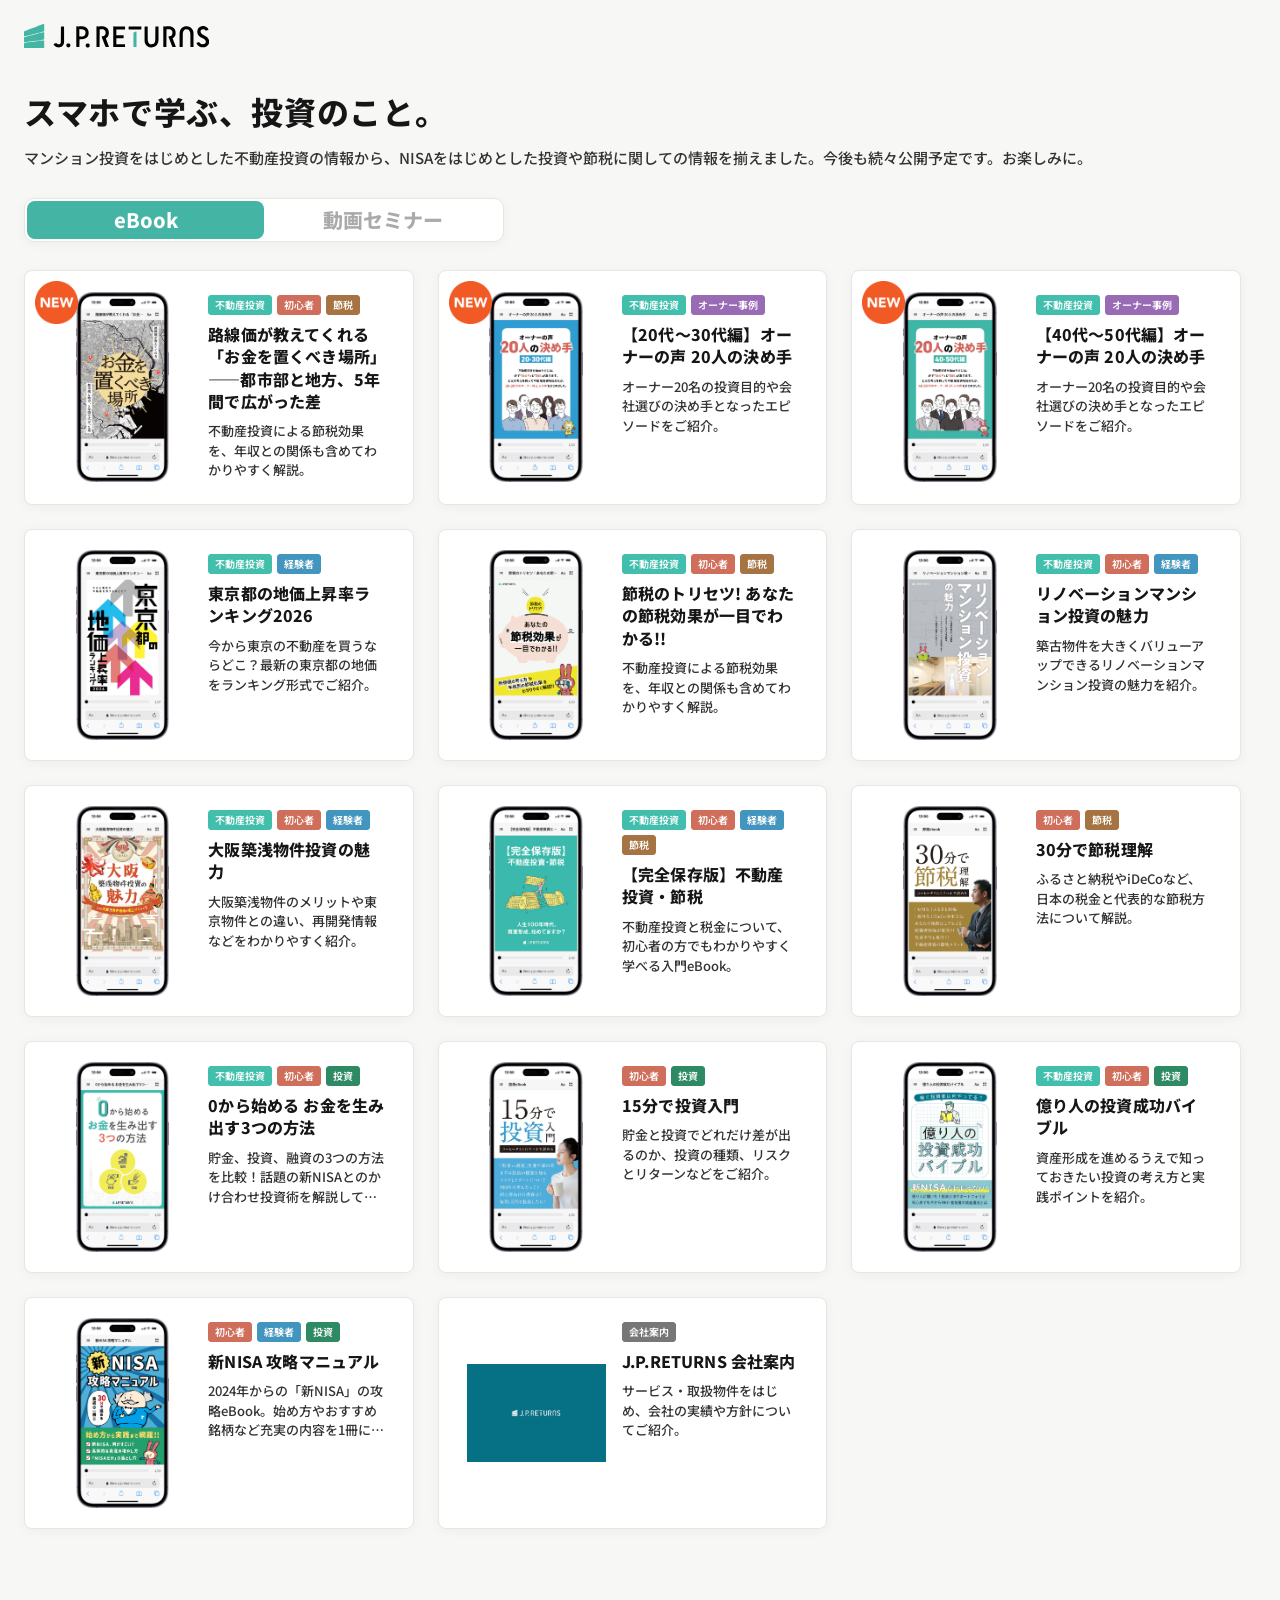
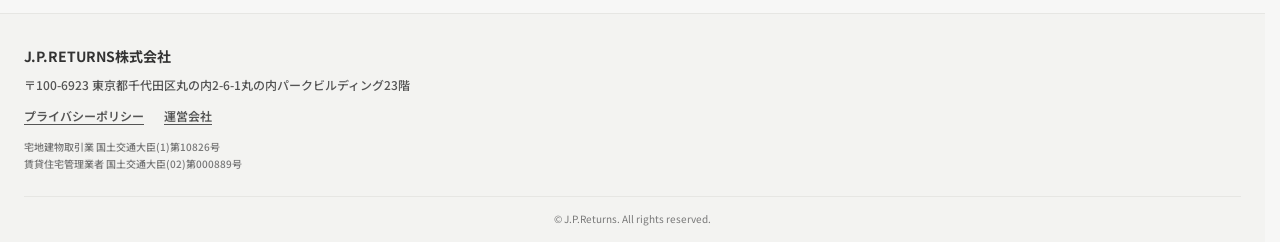
<file: index.html>
<!doctype html>
<html lang="ja">

<head>
    <!-- Google Tag Manager -->
    <script>
        (function (w, d, s, l, i) {
            w[l] = w[l] || []; w[l].push({
                'gtm.start':
                    new Date().getTime(), event: 'gtm.js'
            }); var f = d.getElementsByTagName(s)[0],
                j = d.createElement(s), dl = l != 'dataLayer' ? '&l=' + l : ''; j.async = true; j.src =
                    'https://www.googletagmanager.com/gtm.js?id=' + i + dl; f.parentNode.insertBefore(j, f);
        })(window, document, 'script', 'dataLayer', 'GTM-KVNFDHW3');
    </script>
    <!-- End Google Tag Manager -->
    <meta charset="utf-8">
    <meta name="viewport" content="width=device-width,initial-scale=1">
    <meta name="description" content="投資用マンションの入居率・顧客満足度・リノベーション戸数の3部門でNo.1。取扱物件の約6割が駅徒歩5分以内。入居率は驚異の99.98%。高年収のお客様に最適な資産形成をご提案しているため、おかげさまで売上の約70%がリピートとご紹介です。">
    <meta property="og:image" content="https://library.jpreturns.com/ebook/shared/img/ogp.webp">
    <title>Library｜【JPリターンズ】投資用マンション入居率No.1</title>
    <link rel="canonical" href="https://library.jpreturns.com/">
    <link rel="icon" type="image/png" href="/ebook/shared/img/favicon.png">
    <link rel="preconnect" href="https://fonts.googleapis.com">
    <link rel="preconnect" href="https://fonts.gstatic.com" crossorigin>
    <link href="https://fonts.googleapis.com/css2?family=Noto+Sans+JP:wght@400;500;600;700;800&display=swap" rel="stylesheet">
    <link rel="stylesheet" href="/catalog/style.css">
</head>

<body>
    <!-- Google Tag Manager (noscript) -->
    <noscript><iframe src="https://www.googletagmanager.com/ns.html?id=GTM-KVNFDHW3" height="0" width="0" style="display:none;visibility:hidden"></iframe></noscript>
    <!-- End Google Tag Manager (noscript) -->

    <header class="site-header">
        <a class="brand" href="https://jpreturns.com/" aria-label="J.P.RETURNS">
            <img class="brand__logo" src="/ebook/shared/img/logo.svg" alt="J.P.RETURNS">
        </a>
    </header>

    <main class="catalog-main">
        <section class="catalog-hero" aria-labelledby="catalogTitle">
            <h1 class="catalog-kicker" id="catalogTitle">スマホで学ぶ、投資のこと。</h1>

            <p class="catalog-description">
                マンション投資をはじめとした不動産投資の情報から、NISAをはじめとした投資や節税に関しての情報を揃えました。今後も続々公開予定です。お楽しみに。
            </p>

            <div class="catalog-tabs" role="tablist" aria-label="コンテンツ種別">
                <button class="catalog-tab" type="button" role="tab" data-catalog-tab="ebook" aria-selected="true">eBook</button>
                <button class="catalog-tab" type="button" role="tab" data-catalog-tab="video" aria-selected="false" tabindex="-1">動画セミナー</button>
            </div>
        </section>

        <section aria-label="コンテンツ一覧">
            <div class="catalog-grid" id="catalogGrid"></div>
        </section>
    </main>

    <footer class="site-footer">
        <div class="site-footer__inner">
            <div class="site-footer__company">
                <p class="site-footer__company-name">J.P.RETURNS株式会社</p>
                <address class="site-footer__address">〒100-6923 東京都千代田区丸の内2-6-1丸の内パークビルディング23階</address>
                <nav class="site-footer__links" aria-label="企業情報">
                    <a href="https://jpreturns.com/privacypolicy/">プライバシーポリシー</a>
                    <a href="https://jpreturns.com/company/">運営会社</a>
                </nav>
                <div class="site-footer__licenses">
                    <p>宅地建物取引業 国土交通大臣(1)第10826号</p>
                    <p>賃貸住宅管理業者 国土交通大臣(02)第000889号</p>
                </div>
            </div>

            <p class="site-footer__copyright">© J.P.Returns. All rights reserved.</p>
        </div>
    </footer>

    <script src="/catalog/config.js"></script>
    <script src="/catalog/main.js"></script>
</body>

</html>
</file>
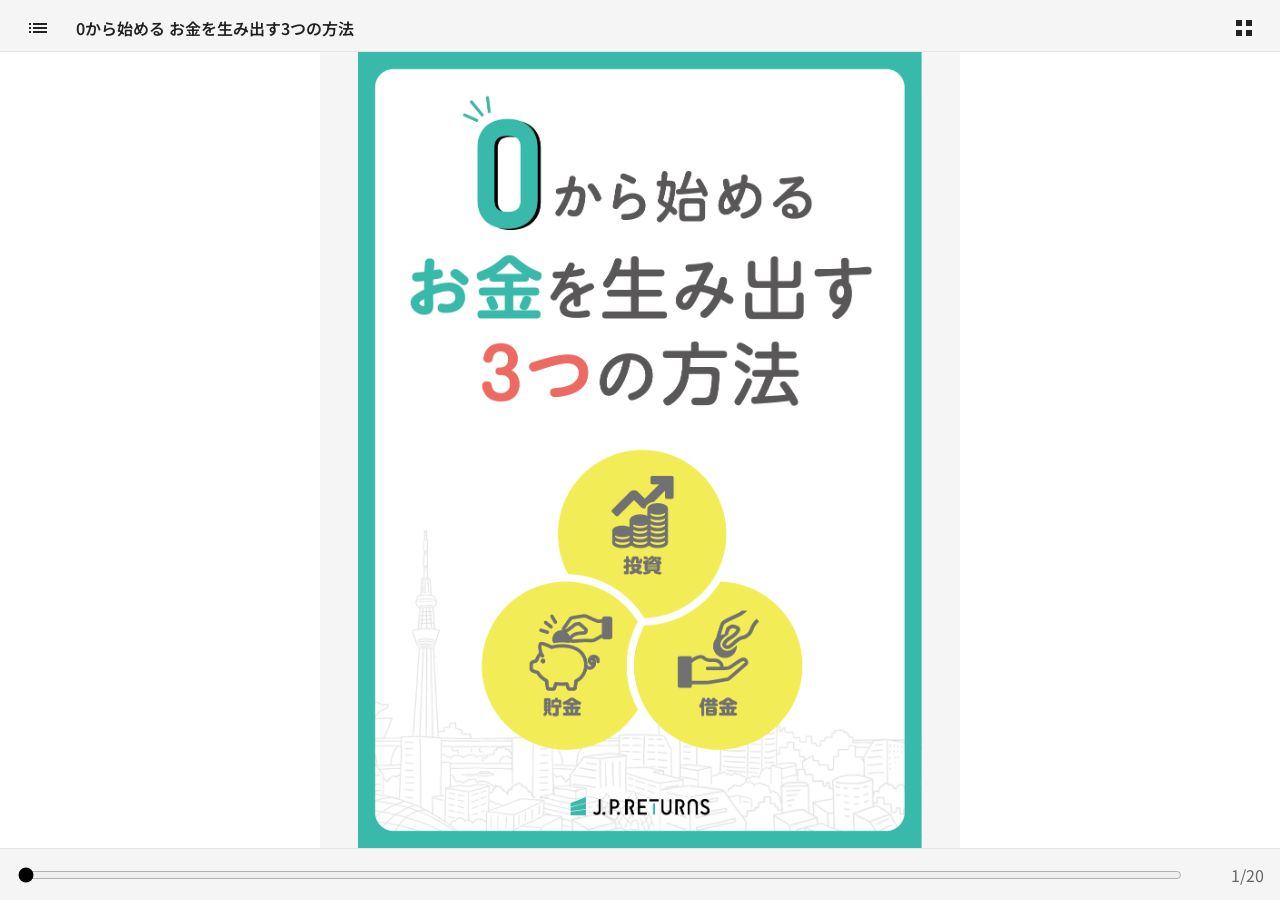
<file: ebook/3ways/index.html>
<!doctype html>
<html lang="ja">

<head>
    <!-- Google Tag Manager -->
    <script>
        (function(w,d,s,l,i){w[l]=w[l]||[];w[l].push({'gtm.start':
        new Date().getTime(),event:'gtm.js'});var f=d.getElementsByTagName(s)[0],
        j=d.createElement(s),dl=l!='dataLayer'?'&l='+l:'';j.async=true;j.src=
        'https://www.googletagmanager.com/gtm.js?id='+i+dl;f.parentNode.insertBefore(j,f);
        })(window,document,'script','dataLayer','GTM-KVNFDHW3');
    </script>
    <!-- End Google Tag Manager -->
    <meta charset="utf-8" />
    <meta name="viewport" content="width=device-width,initial-scale=1,viewport-fit=cover" />
    <title>JPリターンズ</title>
    <link rel="icon" type="image/png" href="../shared/img/favicon.png" />
    <link rel="preconnect" href="https://fonts.googleapis.com">
    <link rel="preconnect" href="https://fonts.gstatic.com" crossorigin>
    <link href="https://fonts.googleapis.com/css2?family=Noto+Sans+JP:wght@400;500;600;700;800&display=swap" rel="stylesheet">
    <link rel="stylesheet" href="../shared/style.css" />
</head>

<body>
    <!-- Google Tag Manager (noscript) -->
    <noscript>
        <iframe
            src="https://www.googletagmanager.com/ns.html?id=GTM-KVNFDHW3"
            height="0"
            width="0"
            style="display:none;visibility:hidden">
        </iframe>
    </noscript>
    <!-- End Google Tag Manager (noscript) -->
    <script src="data.js"></script>
    <script src="../shared/analytics.js"></script>
    <script src="../shared/viewer.js"></script>
</body>

</html>
</file>
<file: catalog/style.css>
:root {
    --page-bg: #f7f7f6;
    --surface: #fff;
    --text: #161616;
    --text-2: #333;
    --text-muted: #777;
    --line: #e6e6e3;
    --content-width: 1240px;
    --radius-card: 8px;
    --radius-control: 10px;
    --shadow-card: 0 2px 12px rgba(0, 0, 0, 0.045);
}

* {
    box-sizing: border-box;
}

html {
    scrollbar-gutter: stable;
    color: var(--text);
    background: var(--page-bg);
    font-family:
        "Noto Sans JP",
        "Hiragino Sans",
        "Yu Gothic",
        "Meiryo",
        sans-serif;
}

body {
    margin: 0;
    background: var(--page-bg);
}

button {
    font: inherit;
}

a {
    color: inherit;
}

.site-header {
    width: min(var(--content-width), calc(100% - 48px));
    margin: 0 auto;
    padding: 24px 0 8px;
}

.brand {
    display: inline-flex;
    align-items: center;
    text-decoration: none;
}

.brand__logo {
    display: block;
    width: auto;
    height: 24px;
}

.catalog-main {
    width: min(var(--content-width), calc(100% - 48px));
    margin: 0 auto;
    padding: 28px 0 84px;
}

.catalog-hero {
    margin-bottom: 28px;
}

.catalog-kicker {
    margin: 0 0 12px;
    font-size: 32px;
    font-weight: 800;
    line-height: 1.4;
    letter-spacing: .02em;
}

.catalog-description {
    margin: 0 0 28px;
    color: var(--text-2);
    font-size: 15px;
    font-weight: 500;
    line-height: 1.6;
}

.catalog-tabs {
    position: relative;
    isolation: isolate;
    display: grid;
    grid-template-columns: repeat(2, minmax(0, 1fr));
    width: min(100%, 480px);
    padding: 2px;
    border: 1px solid var(--line);
    border-radius: var(--radius-control);
    background: var(--surface);
    box-shadow: var(--shadow-card);
}

.catalog-tabs::before {
    content: "";
    position: absolute;
    z-index: -1;
    top: 2px;
    bottom: 2px;
    left: 2px;
    width: calc((100% - 4px) / 2);
    border-radius: calc(var(--radius-control) - 2px);
    background: #44B5A4;
    transform: translateX(0);
    transition: transform 280ms cubic-bezier(.22, .61, .36, 1);
    will-change: transform;
}

.catalog-tabs:has(
    .catalog-tab[data-catalog-tab="video"][aria-selected="true"]
)::before {
    transform: translateX(100%);
}

.catalog-tab {
    position: relative;
    z-index: 1;
    padding: 7px 18px;
    border: 0;
    border-radius: var(--radius-control);
    background: transparent;
    color: #aaa;
    font-size: 20px;
    font-weight: 800;
    line-height: 1.2;
    cursor: pointer;
    transition: color 160ms ease;
}

.catalog-tab[aria-selected="true"] {
    color: #fff;
}

.catalog-tab:not([aria-selected="true"]):hover {
    color: var(--text-2);
}

.catalog-tab:focus-visible {
    outline: 3px solid rgba(15, 182, 170, 0.28);
    outline-offset: -1px;
}

.catalog-grid {
    display: grid;
    grid-template-columns: repeat(3, minmax(0, 1fr));
    gap: 24px;
    overflow-anchor: none;
    opacity: 1;
    transition: opacity 120ms ease;
}

.catalog-grid.is-switching {
    opacity: 0.3;
    pointer-events: none;
    transition-duration: 80ms;
}

.catalog-card {
    position: relative;
    display: grid;
    gap: 16px;
    padding: 20px 28px;
    border: 1px solid var(--line);
    border-radius: var(--radius-card);
    background: var(--surface);
    box-shadow: var(--shadow-card);
    text-decoration: none;
    transition:
        transform 180ms ease,
        box-shadow 180ms ease,
        border-color 180ms ease;
}

.catalog-card__new-badge {
    position: absolute;
    top: 10px;
    left: 10px;
    z-index: 2;
    display: block;
    width: auto;
    height: 43px;
    pointer-events: none;
}

.catalog-card--ebook {
    grid-template-columns: minmax(116px, 42%) minmax(0, 1fr);
}

.catalog-card--video {
    grid-template-rows: auto auto 1fr;
    gap: 10px;
}

.catalog-card:hover {
    transform: translateY(-3px);
    border-color: #d2d2ce;
    box-shadow: 0 10px 28px rgba(0, 0, 0, 0.08);
}

.catalog-card:hover .catalog-card__image {
    transform: scale(1.02);
}

.catalog-card:focus-visible {
    outline: 3px solid rgba(15, 182, 170, 0.28);
    outline-offset: 3px;
}

.catalog-card__media {
    min-width: 0;
    display: grid;
    place-items: center;
    overflow: hidden;
}

.catalog-card__image {
    display: block;
    width: 100%;
    height: 100%;
    max-height: 190px;
    object-fit: contain;
    transition: transform 220ms ease;
}

.catalog-card__media--video {
    align-self: start;
    aspect-ratio: 16 / 9;
}

.catalog-card__media--video .catalog-card__image {
    max-height: none;
    object-fit: cover;
}

.catalog-card__content {
    min-width: 0;
    display: flex;
    flex-direction: column;
    align-items: flex-start;
    margin: 4px 0;
}

.catalog-card__tags {
    display: flex;
    flex-wrap: wrap;
    gap: 5px;
    margin-bottom: 8px;
}

.catalog-card--video .catalog-card__tags {
    width: 100%;
    margin-bottom: 0;
    flex-wrap: nowrap;
}

.catalog-tag {
    display: inline-flex;
    align-items: center;
    padding: 4px 6px;
    border-radius: 3px;
    color: #fff;
    border: 1.5px solid var(--catalog-tag-color);
    background: var(--catalog-tag-color);
    font-size: 10px;
    font-weight: 600;
    line-height: 1;
}

.catalog-duration {
    --catalog-tag-color: var(--text-2);
    flex: 0 0 auto;
    margin-left: auto;
    color: var(--catalog-tag-color);
    background: var(--surface);
}

.catalog-card__title {
    margin: 0;
    font-size: 16px;
    font-weight: 800;
    line-height: 1.4;
    letter-spacing: .01em;
}

.catalog-card__description {
    display: -webkit-box;
    margin: 9px 0 0;
    overflow: hidden;
    color: var(--text-2);
    font-size: 13px;
    font-weight: 500;
    line-height: 1.5;
    -webkit-box-orient: vertical;
    -webkit-line-clamp: 3;
}

.site-footer {
    border-top: 1px solid var(--line);
    background: #f3f3f1;
}

.site-footer__inner {
    width: min(var(--content-width), calc(100% - 48px));
    margin: 0 auto;
    padding: 32px 0 16px;
}

.site-footer__company {
    max-width: 760px;
}

.site-footer__company-name {
    margin: 0 0 8px;
    color: var(--text-2);
    font-size: 14px;
    font-weight: 700;
    line-height: 1.5;
}

.site-footer__address {
    margin: 0;
    color: #555;
    font-size: 12px;
    font-style: normal;
    font-weight: 500;
    line-height: 1.7;
}

.site-footer__links {
    display: flex;
    flex-wrap: wrap;
    gap: 8px 20px;
    margin-top: 12px;
}

.site-footer__links a {
    color: #555;
    font-size: 12px;
    font-weight: 600;
    text-underline-offset: 3px;
}

.site-footer__links a:hover {
    color: var(--text);
}

.site-footer__links a:focus-visible {
    outline: 2px solid rgba(15, 182, 170, 0.28);
    outline-offset: 3px;
}

.site-footer__licenses {
    margin-top: 14px;
    color: var(--text-muted);
    font-size: 10px;
    font-weight: 500;
    line-height: 1.7;
}

.site-footer__licenses p {
    margin: 0;
}

.site-footer__copyright {
    margin: 24px 0 0;
    padding-top: 14px;
    border-top: 1px solid var(--line);
    color: var(--text-muted);
    text-align: center;
    font-size: 10px;
}

@media (max-width: 980px) {
    .catalog-grid {
        grid-template-columns: repeat(2, minmax(0, 1fr));
    }
}

@media (max-width: 640px) {
    .site-header,
    .catalog-main,
    .site-footer__inner {
        width: min(100% - 32px, var(--content-width));
    }

    .site-header {
        padding-top: 18px;
    }

    .brand__logo {
        height: 16px;
    }

    .catalog-main {
        padding-top: 18px;
    }

    .catalog-hero {
        margin-bottom: 20px;
    }

    .catalog-kicker {
        margin-bottom: 10px;
        font-size: 26px;
    }

    .catalog-description {
        margin-bottom: 24px;
        font-size: 14px;
    }

    .catalog-tab {
        padding: 6px 12px;
        font-size: 17px;
    }

    .catalog-grid {
        grid-template-columns: 1fr;
        gap: 14px;
    }

    .catalog-card {
        min-height: 190px;
        padding: 16px;
    }

    .catalog-card__content {
        margin: 0;
    }

    .catalog-card--ebook {
        grid-template-columns: minmax(98px, 36%) minmax(0, 1fr);
    }

    .catalog-card--video {
        gap: 10px;
    }

    .catalog-card__image {
        max-height: 170px;
    }

    .catalog-card__new-badge {
        height: 40px;
    }

    .site-footer__inner {
        padding-top: 26px;
    }

    .site-footer__company-name {
        font-size: 13px;
    }

    .site-footer__address,
    .site-footer__links a {
        font-size: 11px;
    }

    .site-footer__licenses {
        font-size: 9px;
    }
}

@media (prefers-reduced-motion: reduce) {
    .catalog-tabs::before,
    .catalog-tab,
    .catalog-grid,
    .catalog-card,
    .catalog-card__image {
        transition: none;
    }

    .catalog-grid.is-switching {
        opacity: 1;
    }

    .catalog-card:hover,
    .catalog-card:hover .catalog-card__image {
        transform: none;
    }
}
</file>
<file: ebook/shared/style.css>
:root {
    /* Typography */
    --reader-font-size: 17px;
    --measure-font-size: var(--reader-font-size);

    /* Colors */
    --paper: #ffffff;
    --text: #222;
    --text-secondary: #666;
    --line: #dedede;
    --chrome-bg: #f5f5f5;
    --overview-bg: #efefef;
    --ui-subtle: rgba(0, 0, 0, 0.06);

    /* Shadows */
    --shadow: 0 3px 14px rgba(0, 0, 0, 0.15);

    /* Reader dimensions */
    --page-padding-x: clamp(24px, calc(10px + 3.8vw), 48px);
    --page-padding-y: 28px;
    --bar-height: 52px;
    --topbar-height: calc(var(--bar-height) + env(safe-area-inset-top, 0px));
    --bottombar-height: calc(var(--bar-height) + env(safe-area-inset-bottom, 0px));
    --reader-page-width: 100vw;

    /* Shared control dimensions */
    --control-size: clamp(36px, calc(34px + 0.6vw), 40px);
    --control-icon-size: clamp(21px, calc(19.5px + 0.45vw), 24px);
    --toc-hit-size: clamp(48px, calc(43.5px + 1.2vw), 56px);

    /* Overview */
    --overview-gap: clamp(18px, calc(12.5px + 1.5vw), 28px);
    --overview-card-radius: 12px;

    /* Radii */
    --radius-pill: 999px;

    /* Animation */
    --ease-standard: cubic-bezier(.22, .61, .36, 1);
    --ease-page-turn: cubic-bezier(.2, .72, .28, 1);
    --page-turn-duration: 220ms;

    --reader-viewport-height:
        calc(100dvh - var(--topbar-height) - var(--bottombar-height));
}

* {
    box-sizing: border-box;
    -webkit-tap-highlight-color: transparent;
}

html,
body {
    width: 100%;
    height: 100%;
    margin: 0;
    overflow: hidden;
}

body {
    color: var(--text);
    background: var(--paper);
    font-family:
        "Noto Sans JP",
        "Hiragino Sans",
        "Yu Gothic",
        "Meiryo",
        sans-serif;
}

button,
input {
    font: inherit;
    color: inherit;
}

button {
    border: 0;
    background: transparent;
    cursor: pointer;
}

body.overview {
    background: var(--overview-bg);
}

/* ---------- Header / Footer ---------- */

.topbar,
.bottom-bar {
    position: fixed;
    left: 0;
    right: 0;
    z-index: 30;
    background: var(--chrome-bg);
}

.topbar {
    top: 0;
    height: var(--topbar-height);
    display: grid;
    grid-template-columns:
        var(--toc-hit-size) minmax(0, 1fr) auto;
    align-items: center;
    padding: env(safe-area-inset-top, 0px) 16px 0;
    border-bottom: 1px solid var(--ui-subtle);
}

.topbar__title {
    min-width: 0;
    padding: 0 8px 0 4px;
    font-size: 16px;
    font-weight: 600;
    text-align: left;
    white-space: nowrap;
    overflow: hidden;
    text-overflow: ellipsis;
}

.topbar__actions {
    display: flex;
    align-items: center;
    gap: clamp(0px, calc(-1px + 0.3vw), 2px);
}

.bottom-bar {
    bottom: 0;
    height: var(--bottombar-height);
    display: grid;
    grid-template-columns: 1fr auto;
    align-items: center;
    gap: clamp(4px, calc(-3px + 2vw), 16px);
    padding: 0 16px env(safe-area-inset-bottom, 0px);
    border-top: 1px solid var(--ui-subtle);
}

.icon-button {
    width: var(--control-size);
    height: var(--control-size);
    display: inline-grid;
    place-items: center;
    border-radius: var(--radius-pill);
    touch-action: manipulation;
}

.icon-button:hover,
.icon-button:focus-visible,
.text-button:hover,
.text-button:focus-visible {
    background: var(--ui-subtle);
    outline: none;
}

.icon-button svg {
    width: var(--control-icon-size);
    height: var(--control-icon-size);
    fill: currentColor;
}

.text-button {
    height: var(--control-size);
    min-width: var(--control-size);
    padding: 0 clamp(8px, calc(6.8px + 0.3vw), 10px);
    border-radius: var(--radius-pill);
    font-size: clamp(16px, calc(15px + 0.3vw), 18px);
    font-weight: 600;
}

.page-slider {
    width: 100%;
    accent-color: #000;
    touch-action: none;
    cursor: pointer;
}

.page-counter {
    min-width: clamp(54px, calc(46px + 2vw), 68px);
    font-size: clamp(14px, calc(13px + 0.3vw), 16px);
    text-align: right;
    color: var(--text-secondary);
}

/* ---------- Reader stage ---------- */

.reader-shell {
    position: fixed;
    inset: var(--topbar-height) 0 var(--bottombar-height);
    overflow: hidden;
}

.stage {
    --drag-x: 0px;
    --turn-shadow-opacity: 0;
    --return-x: -100vw;
    position: absolute;
    inset: 0;
    overflow: hidden;
    touch-action: none;
}

.stage.is-animating .page-card {
    transition:
        transform var(--page-turn-duration) var(--ease-page-turn),
        filter var(--page-turn-duration) var(--ease-page-turn);
}

.page-card.is-empty {
    visibility: hidden;
}

:where(.page-card, .measure-page) {
    width: var(--reader-page-width);
    height: var(--reader-viewport-height);
    display: flex;
    flex-direction: column;
    overflow: hidden;
    padding: var(--page-padding-y) var(--page-padding-x);
    background: var(--paper);
    line-height: 1.8;
    letter-spacing: 0.01em;
}

.page-card {
    position: absolute;
    font-size: var(--reader-font-size);
    user-select: none;
}

:where(.page-body, .measure-body) {
    flex: 1;
    min-height: 0;
    overflow: hidden;
    text-align: justify;
}

:where(.page-body, .measure-body) h1 {
    margin: 0 0 0.8em;
    font-size: 1.3em;
    font-weight: 700;
    line-height: 1.4;
    padding-left: 0.5em;
    border-left: 4px solid var(--text);
}

:where(.page-body, .measure-body) h2 {
    margin: 1.5em 0 0.5em;
    font-size: 1.2em;
    font-weight: 700;
    line-height: 1.4;
    text-align: left;
}

:where(.page-body, .measure-body) h3 {
    margin: 1.25em 0 0;
    font-size: 1.1em;
    font-weight: 600;
    line-height: 1.4;
    text-align: left;
}

:where(.page-body, .measure-body) h1+h2 {
    margin-top: 0;
}

:where(.page-body, .measure-body) h2+h3 {
    margin-top: 0;
}

:where(.page-body, .measure-body) p {
    margin: 0 0 1.1em;
    overflow-wrap: anywhere;
}

:where(.page-body, .measure-body) p:not(.continuation) {
    text-indent: 1em;
}

:where(.page-body, .measure-body) p.no-indent {
    text-indent: 0;
}

:where(.page-body, .measure-body) p.small-text {
    font-size: 0.8em;
    line-height: 1.8;
}

:where(.page-body, .measure-body) strong {
    font-weight: 600;
}

:where(.page-body, .measure-body) small {
    font-size: 0.8em;
}

:where(.page-body, .measure-body) .book-list {
    padding-left: 1.75em;
    font-weight: 500;
}

:where(.page-body, .measure-body) .book-list li {
    margin: 0 0 0.25em;
    overflow-wrap: anywhere;
}

:where(.page-body, .measure-body) .book-list li:last-child {
    margin-bottom: 0;
}

:where(.page-body, .measure-body) .book-list--continuation {
    list-style: none;
}

:where(.page-body, .measure-body) .footnote-ref {
    margin:0 0.2em;
    font-size: 0.8em;
    font-weight: 600;
    line-height: 1;
    color: var(--text-secondary);
    vertical-align: super;
    pointer-events: none;
}

:where(.page-body, .measure-body) .book-footnotes {
    margin-top: 1.5em;
    padding-top: 0.8em;
    padding-left: 0;
    list-style: none;
    border-top: 1px solid var(--line);
    color: var(--text-secondary);
    font-size: 0.8em;
    font-weight: 400;
    line-height: 1.5;
    text-align: left;
}

:where(.page-body, .measure-body) .book-footnotes li {
    margin-bottom: 0.4em;
}

:where(.page-body, .measure-body) .book-footnotes li:last-child {
    margin-bottom: 0;
}

:where(.page-body, .measure-body) .book-footnotes--continuation {
    border-top: 0;
    margin-top: 0;
}


/* ---------- Book images ---------- */

.book-image-block {
    --book-image-gap: 0.8em;
    position: relative;
    margin: var(--book-image-gap) 0;
}

.book-image-block::before {
    content: "";
    position: absolute;
    inset: calc(-1 * var(--book-image-gap)) 0;
    pointer-events: none;
}

.book-image-frame {
    position: relative;
    width: var(--book-image-width, auto);
    margin-inline: auto;
}

.book-image-block img {
    display: block;
    width: 100%;
    max-height: var(--book-image-max-height, 25vh);
    object-fit: contain;
    border: 1px solid var(--ui-subtle);
}

.book-image-block--nozoom {
    --book-image-gap: 0.5em;
    --book-image-width: 75%;
    --book-image-max-height: 18vh;
}

.book-image-block--size-large {
    --book-image-width: 100%;
    --book-image-max-height: none;
}

.book-image-block--size-large img {
    height: auto;
}

.book-image-zoom-icon {
    position: absolute;
    right: 8px;
    bottom: 8px;
    width: 32px;
    height: 32px;
    display: grid;
    place-items: center;
    border-radius: 8px;
    background: rgba(0, 0, 0, 0.6);
    color: #fff;
    box-shadow: 0 1px 4px rgba(0, 0, 0, 0.15);
    pointer-events: none;
}

.book-image-zoom-icon svg {
    width: 20px;
    height: 20px;
    fill: currentColor;
}

.overview-item .book-image-zoom-icon {
    display: none;
}

.book-image-caption {
    margin-top: 0.5em;
    color: var(--text-secondary);
    font-size: 0.75em;
    line-height: 1.5;
    text-align: center;
    letter-spacing: 0;
}

:where(.page-body, .measure-body) > :first-child {
    margin-top: 0;
}

:where(.page-body, .measure-body) > :last-child {
    margin-bottom: 0;
}

/* ---------- Full-page images / Cover ---------- */

.page-card.cover-card,
.page-card.full-image-card {
    padding: 0;
}

.page-card.cover-card {
    background: var(--chrome-bg);
}

.cover-card .page-body,
.full-image-card .page-body {
    width: 100%;
    height: 100%;
}

.cover-card .cover-image,
.full-image-card .full-page-image {
    display: block;
    width: 100%;
    height: 100%;
    object-fit: contain;
}

/* ---------- Colophon ---------- */

.colophon-card .page-body {
    display: flex;
    align-items: flex-end;
}

.colophon {
    width: 100%;
}

.colophon p {
    text-indent: 0;
}

.colophon__title {
    margin-bottom: 0.8em;
    padding-bottom: 0.4em;
    font-size: 1em;
    font-weight: 700;
    line-height: 1.5;
    border-bottom: 2px solid var(--text);
}

.colophon__label {
    margin: 0.8em 0 0;
    font-size: 0.8em;
    font-weight: 600;
}

.colophon__text {
    margin: 0;
    font-size: 0.75em;
    line-height: 1.5;
}

.stage .page-card {
    top: 0;
    left: 0;
    opacity: 0;
    pointer-events: none;
    will-change: transform;
}

.stage .page-card--current {
    z-index: 3;
    opacity: 1;
}

.stage:not(.turn-prev) .page-card--current {
    z-index: 4;
    transform: translateX(var(--drag-x));
    filter: drop-shadow(
        12px 0 12px
        rgba(0, 0, 0, calc(var(--turn-shadow-opacity) * .42))
    );
}

.stage:not(.turn-prev) .page-card--next:not(.is-empty) {
    z-index: 3;
    opacity: 1;
}

.stage:not(.turn-prev) .page-card--prev {
    transform: translateX(-100vw);
}

.stage.turn-prev .page-card--prev:not(.is-empty) {
    z-index: 5;
    opacity: 1;
    transform: translateX(var(--return-x));
    filter: drop-shadow(
        12px 0 12px
        rgba(0, 0, 0, calc(var(--turn-shadow-opacity) * .42))
    );
}

/* Overview uses native horizontal scrolling. */
body.overview .stage {
    display: none;
}

.overview-scroller {
    position: absolute;
    inset: 0;
    z-index: 5;
    overflow-x: auto;
    overflow-y: hidden;
    overscroll-behavior-x: contain;
    scrollbar-width: none;
    touch-action: pan-x;
    visibility: hidden;
}

.overview-scroller::-webkit-scrollbar {
    display: none;
}

body.overview .overview-scroller {
    visibility: visible;
}

.overview-strip {
    height: 100%;
    display: flex;
    align-items: center;
    gap: var(--overview-gap);
    padding-inline: var(--overview-side-pad);
}

.overview-item {
    position: relative;
    flex: 0 0 var(--overview-item-width);
    height: var(--overview-item-height);
}

.overview-item .page-card {
    top: 0;
    left: 0;
    border-radius: var(--overview-card-radius);
    box-shadow: var(--shadow);
    transform: scale(var(--overview-scale));
    transform-origin: top left;
    cursor: pointer;
}

/* ---------- Popover / TOC ---------- */

.popover {
    position: fixed;
    inset: auto 16px auto auto;
    top: var(--topbar-height);
    width: 250px;
    margin: 0;
    padding: 16px;
    background: var(--paper);
    border: 1px solid var(--line);
    border-radius: 12px;
    box-shadow: 0 8px 20px rgba(0, 0, 0, 0.15);

    opacity: 0;
    transform: translateY(-7px);
    transition:
        opacity 250ms var(--ease-standard),
        transform 250ms var(--ease-standard),
        overlay 250ms allow-discrete,
        display 250ms allow-discrete;
}

.popover:popover-open {
    opacity: 1;
    transform: translateY(0);
}

@starting-style {
    .popover:popover-open {
        opacity: 0;
        transform: translateY(-7px);
    }
}

.popover__title {
    margin: 0 0 12px;
    font-size: 14px;
    font-weight: 600;
}

.font-control {
    display: grid;
    grid-template-columns: repeat(3, 1fr);
    gap: 8px;
}

.font-button {
    height: var(--control-size);
    border: 1px solid var(--line);
    border-radius: 8px;
}

.font-button[aria-pressed="true"] {
    background: var(--ui-subtle);
    font-weight: 600;
}

:where(.toc-dialog, .image-viewer) {
    position: fixed;
    inset: 0;
    width: 100%;
    height: 100%;
    max-width: none;
    max-height: none;
    margin: 0;
    padding: 0;
    border: 0;
    overflow: hidden;
}

.toc-dialog {
    background: transparent;
    pointer-events: none;
    transition:
        overlay 320ms allow-discrete,
        display 320ms allow-discrete;
}

.toc-dialog:open {
    pointer-events: auto;
}

.toc-dialog::backdrop {
    background: rgba(0, 0, 0, 0.15);
    opacity: 0;
    transition:
        opacity 250ms var(--ease-standard),
        overlay 320ms allow-discrete,
        display 320ms allow-discrete;
}

.toc-dialog:open::backdrop {
    opacity: 1;
}

.drawer {
    width: min(320px, calc(100vw - 64px));
    height: 100%;
    padding-top: calc(env(safe-area-inset-top, 0px) + 16px);
    background: var(--paper);
    box-shadow: 6px 0 18px rgba(0, 0, 0, 0.15);
    overflow: auto;
    transform: translate3d(-100%, 0, 0);
    transition: transform 320ms var(--ease-standard);
}

.toc-dialog:open .drawer {
    transform: translate3d(0, 0, 0);
}

@starting-style {
    .toc-dialog:open .drawer {
        transform: translate3d(-100%, 0, 0);
    }

    .toc-dialog:open::backdrop {
        opacity: 0;
    }
}

.drawer h2 {
    margin: 0;
    padding: 0 20px 16px;
    font-size: 16px;
}

.toc-button {
    width: 100%;
    padding: 12px 20px;
    text-align: left;
    font-size: 14px;
}

.toc-button:hover,
.toc-button.active {
    background: var(--chrome-bg);
}

.toc-button.active {
    font-weight: 600;
}

.loading {
    position: fixed;
    inset: 0;
    z-index: 50;
    display: grid;
    place-items: center;
    background: rgba(255, 255, 255, 0.85);
    font-size: 14px;
    color: var(--text-secondary);
}

.loading[hidden] {
    display: none;
}

/* ---------- Hidden measurement page ---------- */

.measure-host {
    position: fixed;
    left: -100000px;
    top: 0;
    visibility: hidden;
}

.measure-page {
    font-size: var(--measure-font-size);
}

/* Switch to a two-page spread only when the viewport is wide enough. */
@media (min-width: 1024px) {
    :root {
        --reader-page-width: 50vw;
        --page-padding-y: 50px;
    }

    .measure-page,
    .stage .page-card:not(.cover-card):not(.full-image-card) {
        padding-inline: 64px;
    }

    .measure-body,
    .stage .page-card:not(.cover-card):not(.full-image-card) .page-body {
        width: 100%;
        max-width: 720px;
    }

    .measure-page,
    .stage .page-card--current:not(.cover-card):not(.full-image-card) {
        align-items: flex-end;
    }

    .stage .page-card--next:not(.cover-card):not(.full-image-card) {
        align-items: flex-start;
    }

    .stage .page-card--current {
        left: 0;
        z-index: 2;
        transform: translateX(0);
        filter: none;
    }

    .stage .page-card--next:not(.is-empty) {
        left: 50vw;
        z-index: 2;
    }

    .stage:has(.page-card--next:not(.is-empty))::after {
        content: "";
        position: absolute;
        top: 0;
        bottom: 0;
        left: 50%;
        z-index: 3;
        width: 30px;
        transform: translateX(-50%);
        background: linear-gradient(to right,
                transparent,
                rgba(0, 0, 0, 0.03) 45%,
                rgba(0, 0, 0, 0.1) 50%,
                rgba(0, 0, 0, 0.03) 55%,
                transparent);
        pointer-events: none;
    }

    .stage .page-card--current.cover-card {
        left: 25vw;
    }

    .stage .page-card--next .book-image-block--zoomable {
        pointer-events: auto;
        cursor: zoom-in;
    }

    .stage .page-card--next .book-image-block--zoomable::before {
        pointer-events: auto;
    }
}

#tocOpenButton {
    width: var(--toc-hit-size);
    height: var(--toc-hit-size);
    margin-left: -6px;
    user-select: none;
    -webkit-user-select: none;
    position: relative;
    z-index: 2;
}

#tocOpenButton::before {
    content: "";
    position: absolute;
    inset: -4px;
    border-radius: var(--radius-pill);
}

/* ---------- Overview control ---------- */

#overviewButton.is-active {
    background: var(--ui-subtle);
}

/* ---------- Image viewer ---------- */

.stage .page-card--current .book-image-block--zoomable {
    pointer-events: auto;
    cursor: zoom-in;
}

.stage .page-card--current .book-image-block--zoomable::before {
    pointer-events: auto;
}

.image-viewer {
    background: rgba(0, 0, 0, 0.8);
    opacity: 0;
    pointer-events: none;
    transition:
        opacity 160ms var(--ease-standard),
        overlay 160ms allow-discrete,
        display 160ms allow-discrete;
}

.image-viewer:open {
    opacity: 1;
    pointer-events: auto;
}

.image-viewer::backdrop {
    background: transparent;
}

@starting-style {
    .image-viewer:open {
        opacity: 0;
    }
}

.image-viewer__viewport {
    position: absolute;
    inset: 0;
    display: grid;
    place-items: center;
    overflow: hidden;
    padding: 24px;
    touch-action: none;
    overscroll-behavior: contain;
}

.image-viewer__image {
    display: block;
    max-width: calc(100vw - 48px);
    max-height: calc(100dvh - 48px);
    object-fit: contain;
    transform-origin: center center;
    will-change: transform;
    user-select: none;
    -webkit-user-select: none;
    -webkit-user-drag: none;
}

.image-viewer__close {
    position: absolute;
    z-index: 2;
    top: calc(env(safe-area-inset-top, 0px) + 8px);
    right: 8px;
    width: 40px;
    height: 40px;
    display: grid;
    place-items: center;
    border-radius: var(--radius-pill);
    background: rgba(0, 0, 0, 0.5);
    color: #fff;
    font-size: 30px;
    font-weight: 300;
    line-height: 1;
}

.image-viewer__close:hover,
.image-viewer__close:focus-visible {
    background: rgba(255, 255, 255, 0.15);
    outline: none;
}

@media (prefers-reduced-motion: reduce) {
    .popover,
    .toc-dialog,
    .toc-dialog::backdrop,
    .drawer,
    .image-viewer {
        transition-duration: 1ms;
    }
}
</file>
